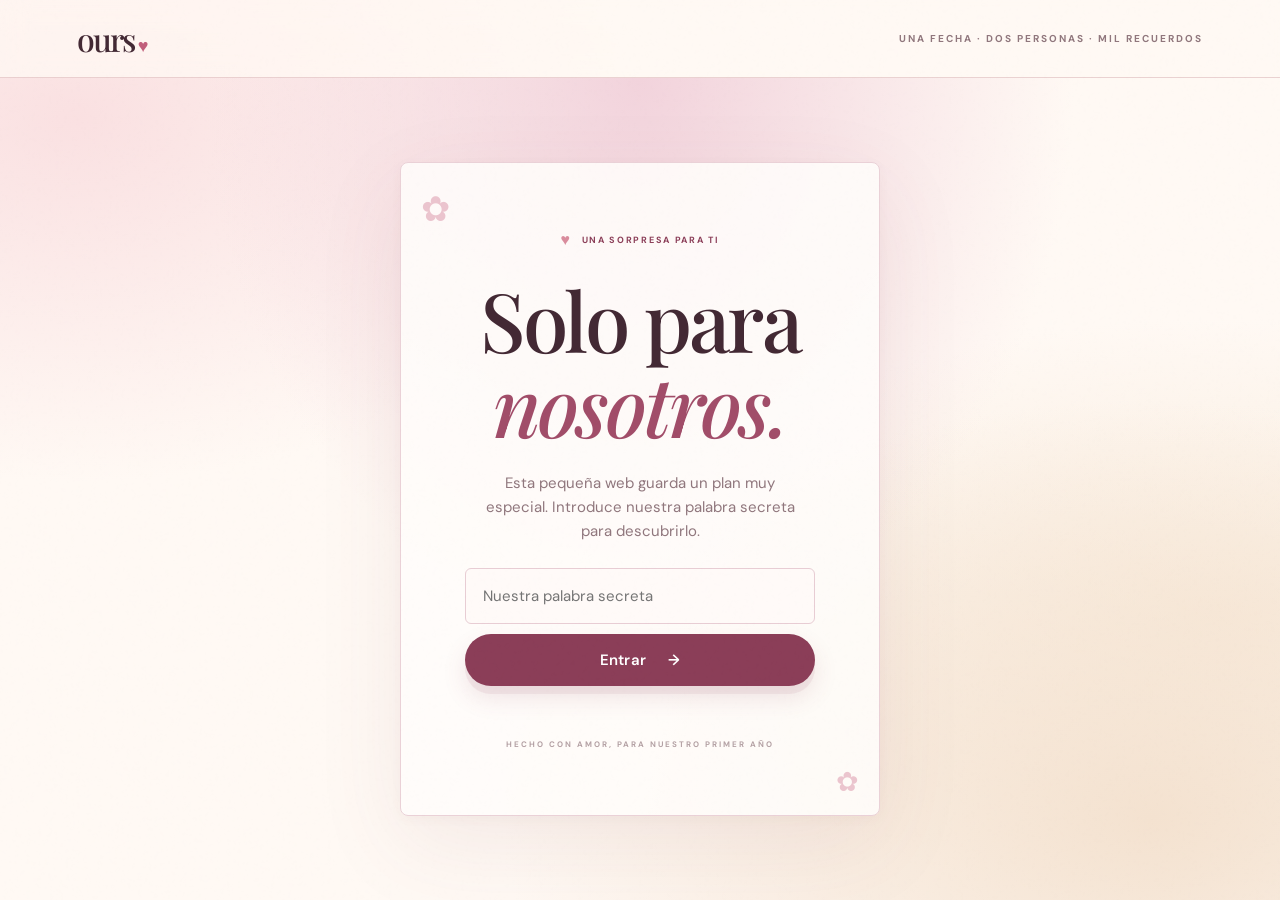
<file: index.html>
<!DOCTYPE html>
<html lang="es">
  <head>
    <meta charset="utf-8" />
    <meta name="viewport" content="width=device-width,initial-scale=1" />
    <meta name="theme-color" content="#281a27" />
    <meta
      name="description"
      content="Una pequeña aventura para elegir nuestra cena de aniversario."
    />
    <title>Un año de nosotros ♥</title>
    <link rel="preconnect" href="https://fonts.googleapis.com" />
    <link rel="preconnect" href="https://fonts.gstatic.com" crossorigin />
    <link
      href="https://fonts.googleapis.com/css2?family=DM+Sans:wght@400;500;600;700&family=Playfair+Display:ital,wght@0,500;0,600;0,700;1,500&display=swap"
      rel="stylesheet"
    />
    <link rel="stylesheet" href="styles.css" />
  </head>
  <body>
    <div class="grain"></div>
    <header class="topbar">
      <a class="brand" href="#">ours<span>♥</span></a
      ><span class="top-note">UNA FECHA · DOS PERSONAS · MIL RECUERDOS</span
      ><button id="lockBtn" class="lock-btn" hidden>Bloquear ♥</button>
    </header>
    <main>
      <section id="gate" class="gate view">
        <div class="gate-card">
          <div class="eyebrow centered">
            <span class="tiny-heart">♥</span> UNA SORPRESA PARA TI
          </div>
          <h1>Solo para<br /><em>nosotros.</em></h1>
          <p>
            Esta pequeña web guarda un plan muy especial. Introduce nuestra
            palabra secreta para descubrirlo.
          </p>
          <form id="gateForm" class="gate-form">
            <label class="sr-only" for="password">Palabra secreta</label
            ><input
              id="password"
              type="password"
              autocomplete="current-password"
              placeholder="Nuestra palabra secreta"
              required
            /><button class="button button-primary" type="submit">
              Entrar <span>→</span>
            </button>
          </form>
          <p id="gateError" class="error" role="status"></p>
          <p id="gateHint" class="gate-hint" role="status" hidden>
            PISTA: lo mucho que te quiero
          </p>
          <div class="gate-foot">HECHO CON AMOR, PARA NUESTRO PRIMER AÑO</div>
        </div>
      </section>
      <section id="app" class="view" hidden>
        <section id="hero" class="hero">
          <div class="hero-copy">
            <div class="eyebrow">
              <span class="tiny-heart">♥</span> JUEVES · 29 · 10 · 2026
            </div>
            <h1>Un año<br />de <em>nosotros.</em></h1>
            <p class="hero-intro">
              365 días de historias, risas y pequeños momentos. Ahora me toca
              preparar una noche para recordar.
            </p>
            <div class="countdown-wrap">
              <div id="countdown" class="countdown" aria-live="polite"></div>
              <p id="countdownCaption">LA CUENTA ATRÁS PARA NUESTRA NOCHE</p>
            </div>
            <button id="startBtn" class="button button-primary">
              Elegir nuestra cena <span>↗</span>
            </button>
          </div>
          <div class="hero-art" aria-label="Ilustración de una cena romántica">
            <div class="sun"></div>
            <div class="art-circle"></div>
            <div class="art-card">
              <div class="art-label">A TABLE FOR TWO</div>
              <div class="plate plate-back"></div>
              <div class="plate plate-front">
                <div class="plate-center"></div>
              </div>
              <div class="wine wine-one"><i></i></div>
              <div class="wine wine-two"><i></i></div>
              <div class="flower">✳</div>
              <div class="art-date">29<br /><small>OCT</small></div>
            </div>
            <div class="floating-note note-one">una noche especial ✦</div>
            <div class="floating-note note-two">tú + yo</div>
            <!-- FOTO VUESTRA: coloca vuestra imagen en assets/foto-nuestra.jpg. Si tiene otro nombre, cambia la ruta del background-image en styles.css. -->
            <div class="polaroid-area">
              <div class="couple-photo" id="couplePolaroid">
                <div class="polaroid-image-container">
                  <img
                    id="couplePhotoImage"
                    class="couple-photo-image"
                    src="assets/IMG_20260307_012756.jpg"
                    alt="Una foto de nosotros"
                    draggable="false"
                  />

                  <div class="photo-placeholder" id="couplePhotoPlaceholder">
                    <span>♡</span>
                    <p>Nuestra foto favorita</p>
                    <small>Un año de recuerdos juntos</small>
                  </div>
                </div>

                <p class="polaroid-caption">me + you ♡</p>
                <span class="drag-hint">✧ peekaboo ✧</span>
              </div>
            </div>
          </div>
        </section>
        <section id="quiz" class="quiz-section" hidden>
          <div class="section-top">
            <div class="eyebrow">VAMOS A SOÑAR UN POCO</div>
            <span id="stepCounter">01 / 05</span>
          </div>
          <div class="progress"><span id="progressBar"></span></div>
          <div id="questionMount"></div>
          <div class="quiz-nav">
            <button id="backBtn" class="button button-ghost">← Atrás</button
            ><button id="nextBtn" class="button button-primary">
              Siguiente →
            </button>
          </div>
        </section>
        <section id="results" class="results-section" hidden>
          <div class="eyebrow">HEMOS ENCONTRADO VUESTRA VIBRA</div>
          <h2>Una mesa para<br /><em>dos, por favor.</em></h2>
          <p class="results-intro">
            Estas opciones se han seleccionado de la lista que nos has dado. Los
            precios son orientativos: revisad la carta y confirmad horarios y
            reservas antes de ir.
          </p>
          <div id="resultStatus" class="status-line" role="status"></div>
          <div id="restaurantGrid" class="restaurant-grid"></div>
          <div class="more-options-wrap">
            <button
              id="moreOptionsBtn"
              class="button button-ghost"
              type="button"
              hidden
            >
              Ver las demás opciones ↓
            </button>
          </div>
          <div class="results-actions">
            <button id="restartBtn" class="button button-ghost">
              Volver a empezar</button
            ><button id="refreshBtn" class="button button-primary">
              Volver a calcular ↻
            </button>
          </div>
        </section>
        <footer>
          <span>MADE FOR OUR FIRST YEAR</span><span>Madrid · 29.10.26 ♥</span>
        </footer>
      </section>
    </main>
    <script src="script.js"></script>
  </body>
</html>
</file>
<file: styles.css>
:root {
  --ink: #2b1c27;
  --wine: #6f2c45;
  --rose: #d98e9e;
  --blush: #f5e7e4;
  --paper: #fbf7f1;
  --muted: #8a777f;
  --line: #e7d8d6;
  --white: #fffdfb;
  --serif: "Playfair Display", Georgia, serif;
  --sans: "DM Sans", Arial, sans-serif;
}
* {
  box-sizing: border-box;
}
html {
  scroll-behavior: smooth;
}
body {
  margin: 0;
  background: var(--paper);
  color: var(--ink);
  font-family: var(--sans);
  font-size: 15px;
  line-height: 1.6;
}
.grain {
  position: fixed;
  inset: 0;
  pointer-events: none;
  opacity: 0.1;
  z-index: 5;
  background-image: url("data:image/svg+xml,%3Csvg viewBox='0 0 180 180' xmlns='http://www.w3.org/2000/svg'%3E%3Cfilter id='n'%3E%3CfeTurbulence type='fractalNoise' baseFrequency='.9' numOctaves='3' stitchTiles='stitch'/%3E%3C/filter%3E%3Crect width='100%25' height='100%25' filter='url(%23n)' opacity='.15'/%3E%3C/svg%3E");
}
button,
input {
  font: inherit;
}
.topbar {
  height: 78px;
  padding: 0 6vw;
  display: flex;
  align-items: center;
  justify-content: space-between;
  border-bottom: 1px solid var(--line);
  position: relative;
  z-index: 2;
}
.brand {
  font: 500 29px var(--serif);
  text-decoration: none;
  color: var(--ink);
  letter-spacing: -2px;
}
.brand span {
  color: var(--wine);
  font-size: 16px;
  margin-left: 4px;
}
.top-note,
.gate-foot,
footer,
.eyebrow,
#countdownCaption,
.art-label {
  font-size: 10px;
  letter-spacing: 2px;
  font-weight: 700;
}
.top-note {
  color: var(--muted);
}
.lock-btn {
  border: 1px solid var(--line);
  background: transparent;
  padding: 8px 12px;
  border-radius: 30px;
  color: var(--wine);
  cursor: pointer;
}
.view {
  min-height: calc(100vh - 78px);
}
[hidden] {
  display: none !important;
}
.gate {
  display: grid;
  place-items: center;
  padding: 40px 20px;
  background: radial-gradient(ellipse at 70% 20%, #f0d6d8 0, transparent 38%),
    var(--paper);
}
.gate-card {
  max-width: 480px;
  width: 100%;
  text-align: center;
  padding: clamp(28px, 6vw, 64px);
  background: rgba(255, 253, 251, 0.86);
  border: 1px solid var(--line);
  box-shadow: 0 24px 80px #4c29310d;
}
.eyebrow {
  color: var(--wine);
  display: flex;
  align-items: center;
  gap: 10px;
}
.centered {
  justify-content: center;
}
.tiny-heart {
  color: var(--rose);
  font-size: 16px;
}
.gate h1,
.hero h1,
.results-section h2 {
  font: 500 clamp(48px, 7vw, 82px) / 1.04 var(--serif);
  letter-spacing: -2.8px;
  margin: 24px 0;
}
.gate h1 em,
.hero h1 em,
.results-section h2 em {
  color: var(--wine);
  font-weight: 500;
}
.gate-card > p {
  color: var(--muted);
  max-width: 330px;
  margin: 0 auto 25px;
}
.gate-form {
  display: flex;
  flex-direction: column;
  gap: 10px;
}
.gate-form input {
  padding: 15px 17px;
  border: 1px solid var(--line);
  background: var(--white);
  outline-color: var(--rose);
  border-radius: 3px;
}
.button {
  border: 0;
  border-radius: 3px;
  padding: 14px 20px;
  cursor: pointer;
  font-weight: 600;
  transition: transform 0.2s, background 0.2s;
  display: inline-flex;
  justify-content: center;
  gap: 22px;
  align-items: center;
}
.button:hover {
  transform: translateY(-2px);
}
.button-primary {
  background: var(--wine);
  color: white;
}
.button-primary:hover {
  background: #542036;
}
.button-ghost {
  background: transparent;
  border: 1px solid var(--line);
  color: var(--ink);
}
.gate-foot {
  color: #b4a1a4;
  margin-top: 34px;
  font-size: 8px;
}
.privacy-note {
  font-size: 11px !important;
  margin-top: 18px !important;
  color: #a09096 !important;
}
.error {
  color: #a52b42;
  font-size: 13px;
  min-height: 18px;
}
.hero {
  max-width: 1280px;
  margin: auto;
  min-height: 650px;
  padding: 70px 7vw 85px;
  display: grid;
  grid-template-columns: 1fr 1fr;
  gap: 7%;
  align-items: center;
}
.hero-copy {
  max-width: 500px;
}
.hero h1 {
  font-size: clamp(62px, 8vw, 105px);
  margin: 24px 0;
}
.hero-intro {
  color: var(--muted);
  font-size: 17px;
  max-width: 400px;
  margin-bottom: 30px;
}
.countdown-wrap {
  border-top: 1px solid var(--line);
  padding-top: 18px;
  margin: 28px 0;
}
.countdown {
  display: flex;
  gap: 20px;
}
.time-unit {
  min-width: 54px;
}
.time-unit strong {
  font: 500 30px var(--serif);
  display: block;
}
.time-unit span {
  font-size: 9px;
  letter-spacing: 1.5px;
  color: var(--muted);
}
#countdownCaption {
  font-size: 9px;
  color: var(--muted);
  margin: 10px 0 0;
}
.hero-art {
  height: 490px;
  position: relative;
  display: grid;
  place-items: center;
}
.sun {
  position: absolute;
  width: 300px;
  height: 300px;
  background: #f0d8d4;
  border-radius: 50%;
  top: 35px;
  right: 4%;
}
.art-circle {
  position: absolute;
  width: 380px;
  height: 380px;
  border: 1px solid #d8b7b8;
  border-radius: 50%;
  top: 35px;
  right: -3%;
}
.art-card {
  position: relative;
  width: min(360px, 90%);
  height: 390px;
  background: #6c3447;
  border-radius: 180px 180px 5px 5px;
  box-shadow: 0 25px 60px #54203622;
  overflow: hidden;
}
.art-label {
  position: absolute;
  color: #f4dfe0;
  top: 30px;
  width: 100%;
  text-align: center;
  font-size: 8px;
}
.plate {
  position: absolute;
  border-radius: 50%;
  aspect-ratio: 1;
  box-shadow: 0 8px 20px #28121a33;
}
.plate-back {
  width: 205px;
  top: 90px;
  left: 76px;
  background: #d9b9a7;
}
.plate-front {
  width: 170px;
  top: 108px;
  left: 93px;
  background: #fff3e6;
  display: grid;
  place-items: center;
}
.plate-center {
  width: 120px;
  height: 120px;
  border-radius: 50%;
  border: 1px solid #d9c5b8;
  background: radial-gradient(circle at 40% 40%, #d5a06b 0 12%, transparent 13%),
    radial-gradient(circle at 60% 60%, #8a5a43 0 15%, transparent 16%),
    radial-gradient(circle at 48% 60%, #79905d 0 8%, transparent 9%), #f7e8d7;
}
.wine {
  position: absolute;
  width: 25px;
  height: 50px;
  border: 2px solid #e9cbd0;
  border-radius: 3px 3px 14px 14px;
  bottom: 105px;
}
.wine:before {
  content: "";
  position: absolute;
  width: 2px;
  height: 26px;
  background: #e9cbd0;
  left: 10px;
  top: 48px;
}
.wine:after {
  content: "";
  position: absolute;
  width: 19px;
  height: 2px;
  background: #e9cbd0;
  left: 2px;
  top: 73px;
}
.wine i {
  position: absolute;
  bottom: 4px;
  left: 2px;
  width: 17px;
  height: 14px;
  background: #9c4657;
  border-radius: 0 0 10px 10px;
}
.wine-one {
  left: 90px;
  transform: rotate(-8deg);
}
.wine-two {
  right: 85px;
  transform: rotate(7deg);
}
.flower {
  position: absolute;
  color: #f1c9ce;
  font-size: 54px;
  right: 48px;
  top: 50px;
}
.art-date {
  position: absolute;
  bottom: 23px;
  left: 0;
  width: 100%;
  text-align: center;
  color: #f4dfe0;
  font: 500 28px var(--serif);
  line-height: 1.1;
}
.art-date small {
  font: 700 9px var(--sans);
  letter-spacing: 3px;
}
.floating-note {
  position: absolute;
  background: var(--white);
  border: 1px solid var(--line);
  padding: 11px 15px;
  box-shadow: 0 12px 30px #39202a10;
  font-size: 12px;
}
.note-one {
  top: 95px;
  left: -4%;
}
.note-two {
  bottom: 70px;
  right: -2%;
  font-family: var(--serif);
  font-style: italic;
  font-size: 16px;
}
.quiz-section,
.results-section {
  max-width: 980px;
  margin: 0 auto;
  padding: 70px 24px 90px;
  min-height: 65vh;
}
.section-top {
  display: flex;
  justify-content: space-between;
  align-items: center;
}
.section-top > span {
  font-size: 12px;
  color: var(--muted);
  letter-spacing: 1px;
}
.progress {
  height: 3px;
  background: var(--line);
  margin: 18px 0 45px;
}
.progress span {
  height: 100%;
  display: block;
  width: 20%;
  background: var(--wine);
  transition: width 0.3s;
}
.question-title {
  font: 500 clamp(34px, 5vw, 56px) / 1.15 var(--serif);
  letter-spacing: -1.4px;
  margin: 0 0 12px;
}
.question-sub {
  color: var(--muted);
  margin: 0 0 28px;
}
.option-grid {
  display: grid;
  grid-template-columns: repeat(2, minmax(0, 1fr));
  gap: 12px;
}
.option {
  display: flex;
  align-items: center;
  gap: 13px;
  text-align: left;
  padding: 19px;
  border: 1px solid var(--line);
  background: #fffdf9;
  min-height: 75px;
  cursor: pointer;
  transition: 0.2s;
  border-radius: 4px;
  color: var(--ink);
}
.option:hover {
  border-color: #b57b8a;
  transform: translateY(-1px);
}
.option.selected {
  border-color: var(--wine);
  background: #f5e7e9;
  box-shadow: inset 0 0 0 1px var(--wine);
}
.option .emoji {
  font-size: 24px;
  width: 32px;
  text-align: center;
}
.option strong {
  display: block;
  font-size: 14px;
}
.option small {
  color: var(--muted);
  font-size: 12px;
}
.quiz-nav {
  display: flex;
  justify-content: space-between;
  margin-top: 35px;
}
.results-section h2 {
  font-size: clamp(46px, 7vw, 76px);
  margin-bottom: 12px;
}
.results-intro {
  color: var(--muted);
  max-width: 650px;
}
.status-line {
  font-size: 12px;
  color: var(--muted);
  margin: 20px 0;
}
.restaurant-grid {
  display: grid;
  grid-template-columns: repeat(2, minmax(0, 1fr));
  gap: 16px;
}
.restaurant-card {
  border: 1px solid var(--line);
  background: var(--white);
  padding: 24px;
  display: flex;
  flex-direction: column;
  min-height: 310px;
  animation: rise 0.45s both;
}
.restaurant-card:nth-child(2) {
  animation-delay: 0.06s;
}
.restaurant-card:nth-child(3) {
  animation-delay: 0.12s;
}
.restaurant-card:nth-child(4) {
  animation-delay: 0.18s;
}
@keyframes rise {
  from {
    opacity: 0;
    transform: translateY(12px);
  }
  to {
    opacity: 1;
    transform: translateY(0);
  }
}
.card-top {
  display: flex;
  justify-content: space-between;
  gap: 10px;
  align-items: flex-start;
}
.card-index {
  font: italic 22px var(--serif);
  color: var(--rose);
}
.price-pill {
  font-size: 11px;
  color: var(--wine);
  background: #f5e7e9;
  padding: 5px 9px;
  border-radius: 30px;
  white-space: nowrap;
}
.restaurant-card h3 {
  font: 500 27px/1.2 var(--serif);
  margin: 18px 0 6px;
}
.meta {
  font-size: 12px;
  color: var(--muted);
  margin: 0 0 12px;
}
.restaurant-card p {
  font-size: 13px;
  margin: 0 0 18px;
}
.tags {
  display: flex;
  flex-wrap: wrap;
  gap: 6px;
  margin-top: auto;
  margin-bottom: 18px;
}
.tag {
  border: 1px solid var(--line);
  padding: 4px 8px;
  font-size: 10px;
  color: var(--muted);
  border-radius: 20px;
}
.card-links {
  display: flex;
  gap: 12px;
  flex-wrap: wrap;
}
.card-links a {
  font-size: 12px;
  color: var(--wine);
  font-weight: 700;
  text-decoration: none;
  border-bottom: 1px solid #d7b6be;
  padding-bottom: 2px;
}
.results-actions {
  display: flex;
  justify-content: space-between;
  gap: 12px;
  margin-top: 30px;
}
footer {
  display: flex;
  justify-content: space-between;
  gap: 15px;
  padding: 25px 6vw;
  color: #a18d94;
  border-top: 1px solid var(--line);
  font-size: 8px;
}
.sr-only {
  position: absolute;
  width: 1px;
  height: 1px;
  padding: 0;
  margin: -1px;
  overflow: hidden;
  clip: rect(0, 0, 0, 0);
  white-space: nowrap;
  border: 0;
}
@media (max-width: 800px) {
  .topbar {
    height: 65px;
    padding: 0 22px;
  }
  .top-note {
    display: none;
  }
  .hero {
    grid-template-columns: 1fr;
    padding: 55px 25px 45px;
    gap: 15px;
  }
  .hero-copy {
    max-width: 600px;
  }
  .hero-art {
    height: 430px;
    max-width: 500px;
    width: 100%;
    margin: auto;
  }
  .art-circle {
    right: 2%;
  }
  .sun {
    right: 8%;
  }
  .note-one {
    left: 0;
  }
  .note-two {
    right: 0;
  }
  .quiz-section,
  .results-section {
    padding: 48px 22px 65px;
  }
  .view {
    min-height: calc(100vh - 65px);
  }
}
@media (max-width: 520px) {
  .hero h1 {
    font-size: 65px;
  }
  .hero-art {
    height: 370px;
  }
  .art-card {
    height: 330px;
    width: 290px;
  }
  .sun {
    width: 230px;
    height: 230px;
    top: 30px;
  }
  .art-circle {
    width: 300px;
    height: 300px;
    top: 30px;
  }
  .plate-back {
    width: 170px;
    left: 60px;
    top: 78px;
  }
  .plate-front {
    width: 140px;
    left: 75px;
    top: 93px;
  }
  .plate-center {
    width: 100px;
    height: 100px;
  }
  .wine-one {
    left: 65px;
    bottom: 83px;
  }
  .wine-two {
    right: 65px;
    bottom: 83px;
  }
  .flower {
    right: 32px;
    top: 43px;
  }
  .art-date {
    bottom: 15px;
  }
  .floating-note {
    font-size: 10px;
    padding: 8px 10px;
  }
  .note-one {
    top: 80px;
  }
  .note-two {
    bottom: 50px;
  }
  .option-grid,
  .restaurant-grid {
    grid-template-columns: 1fr;
  }
  .option {
    min-height: 65px;
    padding: 15px;
  }
  .question-title {
    font-size: 36px;
  }
  .restaurant-card {
    min-height: 0;
    padding: 20px;
  }
  .results-actions {
    flex-direction: column;
  }
  .results-actions .button {
    width: 100%;
  }
  .countdown {
    gap: 12px;
  }
  .time-unit {
    min-width: 47px;
  }
  .time-unit strong {
    font-size: 26px;
  }
  footer {
    font-size: 7px;
    letter-spacing: 1px;
  }
}

/* ── Romantic visual refresh ───────────────────────────────────── */
:root {
  --ink: #39212d;
  --wine: #873e58;
  --rose: #d78d9e;
  --blush: #f7e4e6;
  --paper: #fff9f5;
  --muted: #927b83;
  --line: #ecd9d9;
  --white: #fffdfb;
}
body {
  background: radial-gradient(ellipse at 12% 8%, #fbe8e9 0, transparent 34%),
    radial-gradient(ellipse at 90% 45%, #f8eee2 0, transparent 32%),
    var(--paper);
}
.topbar {
  border-bottom-color: #ead5d8;
  background: rgba(255, 249, 245, 0.82);
  backdrop-filter: blur(14px);
}
.brand {
  letter-spacing: -1.8px;
}
.brand span {
  color: #c15f7b;
}
.gate {
  background: radial-gradient(ellipse at 50% 0%, #f2d3dc 0, transparent 48%),
    radial-gradient(ellipse at 90% 90%, #f4e2d0 0, transparent 40%), transparent;
}
.gate-card {
  position: relative;
  overflow: hidden;
  border: 1px solid #ead1d7;
  border-radius: 8px;
  background: rgba(255, 253, 251, 0.88);
  box-shadow: 0 28px 90px #7d405016, 0 3px 12px #7d40500a;
}
.gate-card:before,
.gate-card:after {
  content: "✿";
  position: absolute;
  color: #e7b8c4;
  font-size: 35px;
  opacity: 0.8;
}
.gate-card:before {
  top: 18px;
  left: 20px;
}
.gate-card:after {
  right: 20px;
  bottom: 12px;
  font-size: 27px;
}
.gate h1 em,
.hero h1 em,
.results-section h2 em {
  color: #a14d69;
}
.gate-form input {
  border-radius: 6px;
  background: #fffaf8;
  border-color: #e8cdd4;
}
.button {
  border-radius: 999px;
  padding: 14px 23px;
}
.button-primary {
  background: linear-gradient(135deg, #994d68, #74354f);
  box-shadow: 0 9px 22px #873e5826;
}
.button-primary:hover {
  background: linear-gradient(135deg, #a95773, #633047);
}
.button-ghost {
  border-radius: 999px;
  background: #fffaf7;
}
.gate-hint {
  margin: 8px auto 0 !important;
  padding: 10px 14px;
  width: fit-content;
  border: 1px dashed #d69bab;
  border-radius: 999px;
  background: #fff1f4;
  color: #8a3854 !important;
  font-size: 12px !important;
  letter-spacing: 0.2px;
  animation: hint-pop 0.35s ease both;
}
@keyframes hint-pop {
  from {
    opacity: 0;
    transform: translateY(5px);
  }
  to {
    opacity: 1;
    transform: translateY(0);
  }
}
.hero {
  max-width: 1340px;
  position: relative;
}
.hero-copy {
  position: relative;
  z-index: 1;
}
.hero-intro {
  line-height: 1.85;
}
.countdown-wrap {
  border-top-color: #e8cbd2;
}
.time-unit strong {
  color: #8a3d58;
}
.time-unit span {
  letter-spacing: 1.2px;
}
.hero-art {
  isolation: isolate;
}
.sun {
  background: #f3d9dc;
  filter: blur(0.2px);
}
.art-circle {
  border-color: #d9aab7;
}
.art-card {
  background: linear-gradient(160deg, #8d455e, #5f2c42);
  border-radius: 190px 190px 12px 12px;
  box-shadow: 0 28px 75px #5420362b;
}
.plate-back {
  background: #d6b49f;
}
.plate-front {
  background: #fff8ed;
}
.floating-note {
  border-radius: 7px;
  border-color: #edd6dc;
  box-shadow: 0 14px 35px #683a481a;
}
.note-one {
  transform: rotate(-4deg);
}
.note-two {
  transform: rotate(4deg);
}
/* FOTO VUESTRA: guarda la imagen como assets/foto-nuestra.jpg para que aparezca aquí. */
.couple-photo {
  position: absolute;
  z-index: 2;
  right: -1%;
  bottom: 15px;
  width: 158px;
  height: 190px;
  padding: 8px 8px 28px;
  background: #fffdfb;
  box-shadow: 0 14px 38px #44202b30;
  transform: rotate(7deg);
  border: 1px solid #f0e2df;
}
.couple-photo-image {
  position: absolute;
  inset: 8px 8px 28px;
  width: calc(100% - 16px);
  height: calc(100% - 36px);
  object-fit: cover;
  object-position: center 42%;
  display: none;
}
.couple-photo-image.loaded {
  display: block;
}
.photo-placeholder {
  position: absolute;
  inset: 8px 8px 28px;
  display: grid;
  place-content: center;
  justify-items: center;
  gap: 7px;
  background: linear-gradient(145deg, #f8e4e6, #f6eadc);
  color: #a24d68;
}
.photo-placeholder span {
  font-size: 32px;
}
.photo-placeholder small {
  font-size: 7px;
  letter-spacing: 1.4px;
  font-weight: 700;
}
.couple-photo {
  background-color: #f6e5e7;
}
.couple-photo.has-image .photo-placeholder {
  display: none;
}
.quiz-section,
.results-section {
  max-width: 1050px;
}
.section-top {
  margin-bottom: 3px;
}
.progress {
  height: 5px;
  border-radius: 99px;
  overflow: hidden;
  background: #f0dfe0;
}
.progress span {
  border-radius: 99px;
  background: linear-gradient(90deg, #d78d9e, #873e58);
}
.option {
  border-radius: 12px;
  background: rgba(255, 253, 251, 0.86);
  border-color: #eddadd;
  box-shadow: 0 5px 18px #7c3b4b06;
}
.option:hover {
  border-color: #c98b9c;
  box-shadow: 0 10px 24px #7c3b4b10;
}
.option.selected {
  background: #fae9ed;
  border-color: #a65370;
  box-shadow: inset 0 0 0 1px #a65370, 0 8px 20px #873e5810;
}
.restaurant-grid {
  gap: 22px;
}
.restaurant-card {
  padding: 0;
  overflow: hidden;
  border: 1px solid #eddadd;
  border-radius: 14px;
  background: rgba(255, 253, 251, 0.95);
  box-shadow: 0 10px 28px #6437470a;
  min-height: 0;
}
.restaurant-card:hover {
  transform: translateY(-3px);
  box-shadow: 0 18px 40px #64374716;
  transition: transform 0.25s, box-shadow 0.25s;
}
.restaurant-photo {
  height: 205px;
  position: relative;
  overflow: hidden;
  background: #f4e2e4;
}
.restaurant-photo img {
  display: block;
  width: 100%;
  height: 100%;
  object-fit: cover;
  transition: transform 0.6s;
}
.restaurant-card:hover .restaurant-photo img {
  transform: scale(1.04);
}
.restaurant-photo:after {
  content: "";
  position: absolute;
  inset: 45% 0 0;
  background: linear-gradient(transparent, #2e17202e);
  pointer-events: none;
}
.restaurant-photo > span:not(.fallback-heart) {
  position: absolute;
  z-index: 1;
  bottom: 13px;
  left: 16px;
  color: white;
  font-size: 8px;
  letter-spacing: 1.8px;
  font-weight: 700;
  text-shadow: 0 1px 5px #0005;
}
.photo-fallback {
  display: flex;
  flex-direction: column;
  justify-content: center;
  align-items: center;
  gap: 6px;
  background: radial-gradient(circle at 30% 20%, #fff4ef 0, transparent 40%),
    linear-gradient(135deg, #f2d7de, #ead9d0 60%, #f7e8e1);
  color: #9d5a70;
}
.photo-fallback:after {
  display: none;
}
.fallback-heart {
  font: italic 68px var(--serif);
  line-height: 1;
  color: #b56e84;
}
.photo-fallback > span:last-child {
  font-size: 10px;
  letter-spacing: 1.5px;
  text-transform: uppercase;
  color: #8b5367;
}
.card-content {
  padding: 21px 23px 23px;
  display: flex;
  flex-direction: column;
  flex: 1;
}
.card-top {
  align-items: center;
}
.card-index {
  color: #c27e91;
}
.price-pill {
  background: #fae9ed;
  color: #843b56;
  border-radius: 99px;
}
.restaurant-card h3 {
  font-size: 29px;
  margin: 15px 0 7px;
}
.restaurant-card p {
  line-height: 1.75;
}
.tags {
  margin-top: auto;
}
.tag {
  border-radius: 99px;
  background: #fff9f7;
  border-color: #efdcdf;
}
.card-links a {
  border-bottom-color: #dbaab8;
}
.results-intro {
  line-height: 1.8;
}
.status-line {
  border-left: 2px solid #dba0af;
  padding-left: 12px;
}
footer {
  border-top-color: #ecd9d9;
}
@media (max-width: 800px) {
  .couple-photo {
    right: 2%;
    bottom: 0;
    width: 128px;
    height: 155px;
  }
  .hero-art {
    margin-top: 5px;
  }
}
@media (max-width: 520px) {
  .couple-photo {
    right: 0;
    bottom: -3px;
    width: 105px;
    height: 128px;
    padding: 5px 5px 20px;
  }
  .photo-placeholder {
    inset: 5px 5px 20px;
  }
  .couple-photo-image {
    inset: 5px 5px 20px;
    width: calc(100% - 10px);
    height: calc(100% - 25px);
  }
  .photo-placeholder span {
    font-size: 22px;
  }
  .photo-placeholder small {
    font-size: 5px;
    letter-spacing: 0.7px;
  }
  .restaurant-photo {
    height: 190px;
  }
  .card-content {
    padding: 18px;
  }
}

/* ── Más cálido, íntimo y artesanal: estilo álbum de recuerdos ── */
:root {
  --ink: #432934;
  --wine: #8b3e58;
  --rose: #d98c9d;
  --blush: #f8e6e7;
  --paper: #fff8f2;
  --muted: #90777d;
  --line: #ead6d2;
  --white: #fffdfa;
}
body {
  background: radial-gradient(
      ellipse at 6% 13%,
      rgba(246, 205, 211, 0.56),
      transparent 33%
    ),
    radial-gradient(
      ellipse at 95% 68%,
      rgba(241, 220, 194, 0.48),
      transparent 34%
    ),
    #fff9f4;
}
.grain {
  opacity: 0.055;
}
.topbar {
  background: rgba(255, 249, 244, 0.76);
  border-bottom: 1px solid rgba(214, 169, 174, 0.5);
}
.brand {
  font-size: 32px;
  letter-spacing: -2px;
}
.brand span {
  font-size: 18px;
}
.hero {
  padding-top: 54px;
  padding-bottom: 76px;
  gap: 5%;
  min-height: 680px;
}
.hero-copy {
  padding: 12px 0 12px 8px;
}
.hero h1 {
  font-size: clamp(66px, 8.3vw, 108px);
  line-height: 0.99;
  letter-spacing: -3.5px;
}
.hero-intro {
  font-size: 17px;
  line-height: 1.9;
  color: #806c73;
  max-width: 390px;
}
.eyebrow {
  letter-spacing: 1.7px;
  font-size: 9px;
}
.countdown-wrap {
  max-width: 405px;
  border-top: 1px solid #e5c5ca;
  margin-top: 32px;
}
.time-unit strong {
  font-size: 34px;
  color: #8b3e58;
}
.button {
  letter-spacing: 0.1px;
}
.button-primary {
  background: #8b3e58;
  box-shadow: 0 8px 0 rgba(139, 62, 88, 0.08),
    0 12px 25px rgba(139, 62, 88, 0.13);
}
.button-primary:hover {
  background: #713148;
}
.hero-art {
  height: 550px;
  overflow: visible;
}
.sun {
  width: 350px;
  height: 350px;
  right: 7%;
  top: 45px;
  background: #f4dfe0;
}
.art-circle {
  width: 430px;
  height: 430px;
  right: -1%;
  top: 20px;
  border-style: dashed;
  border-color: #d8abb4;
  opacity: 0.8;
}
.art-card {
  width: min(340px, 82%);
  height: 360px;
  top: 2px;
  border-radius: 180px 180px 12px 12px;
  background: linear-gradient(155deg, #9d596d, #71384d);
  opacity: 0.92;
}
.plate-back {
  left: calc(50% - 102px);
}
.plate-front {
  left: calc(50% - 85px);
}
.wine-one {
  left: calc(50% - 100px);
}
.wine-two {
  right: calc(50% - 100px);
}
.floating-note {
  font-family: var(--serif);
  font-style: italic;
  font-size: 15px;
  padding: 12px 17px;
  border-radius: 3px;
  background: #fffaf2;
  border-color: #e7d0ca;
  box-shadow: 2px 7px 18px #69384a12;
}
.note-one {
  top: 92px;
  left: -2%;
  transform: rotate(-6deg);
}
.note-two {
  bottom: 86px;
  right: -1%;
  transform: rotate(5deg);
}
/* FOTO VUESTRA: sustituye assets/foto-nuestra.jpg por vuestra foto. Este marco se ve incluso antes de añadirla. */
.couple-photo {
  right: 4%;
  bottom: 4px;
  width: 220px;
  height: 265px;
  padding: 10px 10px 39px;
  background: #fffdf8;
  border: 1px solid #eadbd3;
  box-shadow: 2px 12px 24px rgba(67, 41, 52, 0.18),
    0 2px 3px rgba(67, 41, 52, 0.06);
  transform: rotate(5deg);
  transition: transform 0.35s ease, box-shadow 0.35s ease;
}
.couple-photo:hover {
  transform: rotate(1deg) translateY(-4px);
  box-shadow: 2px 17px 30px rgba(67, 41, 52, 0.2);
}
.couple-photo-image {
  inset: 10px 10px 39px;
  width: calc(100% - 20px);
  height: calc(100% - 49px);
  object-fit: cover;
  display: block;
  opacity: 0;
}
.couple-photo-image.loaded {
  opacity: 1;
}
.photo-placeholder {
  inset: 10px 10px 39px;
  overflow: hidden;
  display: flex;
  flex-direction: column;
  justify-content: space-between;
  padding: 0 0 12px;
  background: linear-gradient(155deg, #f9e6e5, #f4d7d6 54%, #f7e8d6);
  color: #8b3e58;
}
.placeholder-sky {
  position: relative;
  flex: 1;
  overflow: hidden;
  background: linear-gradient(180deg, #f8e4e5 0%, #f4d5d5 60%, #e8b9bd 100%);
}
.placeholder-sky:after {
  content: "";
  position: absolute;
  left: -10%;
  right: -10%;
  height: 42%;
  bottom: -15%;
  background: #b77a83;
  border-radius: 50% 50% 0 0;
}
.placeholder-moon {
  position: absolute;
  right: 17%;
  top: 13%;
  width: 29px;
  height: 29px;
  border-radius: 50%;
  background: #fff4d9;
  box-shadow: 0 0 22px #fff4d9a8;
}
.placeholder-star {
  position: absolute;
  color: #fff9e9;
  z-index: 1;
  font-size: 14px;
}
.star-a {
  left: 17%;
  top: 18%;
}
.star-b {
  right: 32%;
  top: 31%;
}
.placeholder-person {
  position: absolute;
  z-index: 2;
  bottom: 15%;
  width: 45px;
  height: 78px;
  border-radius: 28px 28px 10px 10px;
  background: #8a4c60;
}
.placeholder-person:before {
  content: "";
  position: absolute;
  width: 34px;
  height: 34px;
  top: -24px;
  left: 6px;
  border-radius: 50%;
  background: #d4a08e;
}
.person-one {
  left: 31%;
  transform: rotate(-7deg);
  background: #784357;
}
.person-two {
  left: 48%;
  height: 69px;
  transform: rotate(7deg);
  background: #b46c78;
}
.person-two:before {
  background: #edc1a8;
}
.placeholder-heart {
  position: absolute;
  z-index: 3;
  left: 44%;
  top: 48%;
  font-size: 20px;
  color: #fff2e8;
  text-shadow: 0 2px 8px #79384b60;
}
.photo-placeholder small {
  font-size: 8px;
  letter-spacing: 1.4px;
  text-align: center;
  font-weight: 700;
  color: #8b3e58;
}
.couple-photo.has-image .photo-placeholder {
  display: none;
}
.quiz-section,
.results-section {
  max-width: 1060px;
}
.quiz-section {
  background: rgba(255, 253, 249, 0.42);
  border-radius: 24px;
}
.option {
  border-radius: 16px;
  padding: 21px;
  background: rgba(255, 253, 250, 0.9);
  border-color: #ead3d5;
}
.option .emoji {
  filter: saturate(0.8);
}
.option.selected {
  background: #f9e7e9;
}
.restaurant-card {
  border-radius: 18px;
  box-shadow: 0 10px 30px rgba(85, 45, 56, 0.07);
}
.restaurant-photo {
  height: 225px;
  background: linear-gradient(140deg, #f3d9dd, #f1e0cf);
}
.photo-fallback {
  background: radial-gradient(circle at 25% 25%, #fff6eb 0, transparent 34%),
    linear-gradient(140deg, #f0d3d9, #ead4c9 56%, #f8e9dc);
}
.fallback-heart {
  font-size: 76px;
}
footer {
  background: rgba(255, 249, 244, 0.45);
}
@media (max-width: 800px) {
  .hero {
    padding-top: 42px;
    min-height: 0;
  }
  .hero-art {
    height: 510px;
  }
  .couple-photo {
    width: 190px;
    height: 230px;
    right: 5%;
    bottom: 2px;
  }
  .art-card {
    width: 300px;
    height: 340px;
  }
  .art-circle {
    width: 370px;
    height: 370px;
    right: 0;
  }
  .sun {
    width: 290px;
    height: 290px;
    right: 7%;
  }
}
@media (max-width: 520px) {
  .hero {
    padding: 40px 22px 36px;
  }
  .hero h1 {
    font-size: 65px;
  }
  .hero-art {
    height: 435px;
    margin-top: 4px;
  }
  .art-card {
    width: 255px;
    height: 300px;
  }
  .sun {
    width: 230px;
    height: 230px;
    top: 35px;
  }
  .art-circle {
    width: 305px;
    height: 305px;
    top: 28px;
  }
  .plate-back {
    width: 150px;
    left: calc(50% - 75px);
    top: 76px;
  }
  .plate-front {
    width: 125px;
    left: calc(50% - 62px);
    top: 89px;
  }
  .plate-center {
    width: 90px;
    height: 90px;
  }
  .wine-one {
    left: calc(50% - 82px);
    bottom: 75px;
  }
  .wine-two {
    right: calc(50% - 82px);
    bottom: 75px;
  }
  .flower {
    right: 27px;
    top: 42px;
  }
  .art-date {
    bottom: 13px;
  }
  .couple-photo {
    width: 148px;
    height: 181px;
    padding: 7px 7px 27px;
    right: 0;
    bottom: 0;
  }
  .couple-photo-image {
    inset: 7px 7px 27px;
    width: calc(100% - 14px);
    height: calc(100% - 34px);
  }
  .photo-placeholder {
    inset: 7px 7px 27px;
  }
  .photo-placeholder small {
    font-size: 6px;
    letter-spacing: 0.8px;
  }
  .placeholder-person {
    transform: scale(0.82);
  }
  .note-one {
    left: -1%;
    top: 66px;
  }
  .note-two {
    bottom: 50px;
    right: 0;
  }
  .restaurant-photo {
    height: 195px;
  }
}

.more-options-wrap {
  display: flex;
  justify-content: center;
  margin: 28px 0 8px;
}
#moreOptionsBtn {
  min-width: 230px;
}
#moreOptionsBtn[hidden] {
  display: none;
}

/* Zona reservada para la Polaroid */
.polaroid-area {
  position: relative;
  width: 100%;
  min-height: 390px;
  display: flex;
  align-items: center;
  justify-content: center;
  overflow: hidden;
  isolation: isolate;
  padding: 25px 10px;
}

/* La Polaroid */
.couple-photo {
  position: relative;
  z-index: 5;
  width: min(440px, 90%);
  padding: 13px 13px 10px;
  background: #fffdf8;
  box-shadow: 0 12px 30px rgba(72, 45, 40, 0.2);
  border-radius: 3px;
  transform: rotate(-3deg);
  cursor: grab;
  touch-action: none;
  user-select: none;
  -webkit-user-select: none;
  transition: box-shadow 0.2s ease;
}

.couple-photo:hover {
  box-shadow: 0 18px 38px rgba(72, 45, 40, 0.25);
}

.couple-photo.is-dragging {
  cursor: grabbing;
  z-index: 20;
  box-shadow: 0 22px 45px rgba(72, 45, 40, 0.28);
}

/* Imagen horizontal */
.polaroid-image-container {
  position: relative;
  width: 100%;
  aspect-ratio: 4 / 3;
  overflow: hidden;
  background: #f3e8e2;
}

.couple-photo-image {
  display: block;
  width: 100%;
  height: 100%;
  object-fit: cover;
  pointer-events: none;
  -webkit-user-drag: none;
}

/* Texto visible si aún no hay foto */
.photo-placeholder {
  position: absolute;
  inset: 0;
  display: flex;
  flex-direction: column;
  align-items: center;
  justify-content: center;
  text-align: center;
  padding: 15px;
  color: #805b60;
  background: #f5e9e5;
}

.photo-placeholder span {
  font-size: 2.5rem;
  margin-bottom: 8px;
}

.photo-placeholder p {
  margin: 0 0 5px;
  font-family: Georgia, serif;
  font-size: 1.25rem;
}

.photo-placeholder small {
  font-size: 0.8rem;
}

/* Pie de foto */
.polaroid-caption {
  margin: 12px 0 2px;
  text-align: center;
  color: #78575a;
  font-family: Georgia, serif;
  font-size: 1.15rem;
}

/* Pequeña indicación para moverla */
.drag-hint {
  display: block;
  text-align: center;
  margin-top: 5px;
  color: #a88988;
  font-size: 0.7rem;
  letter-spacing: 1px;
}

/* Adaptación a móviles */
@media (max-width: 600px) {
  .polaroid-area {
    min-height: 310px;
    padding: 20px 8px;
  }

  .couple-photo {
    width: min(340px, 88%);
    padding: 9px 9px 8px;
  }

  .polaroid-caption {
    font-size: 1rem;
  }
}
</file>
